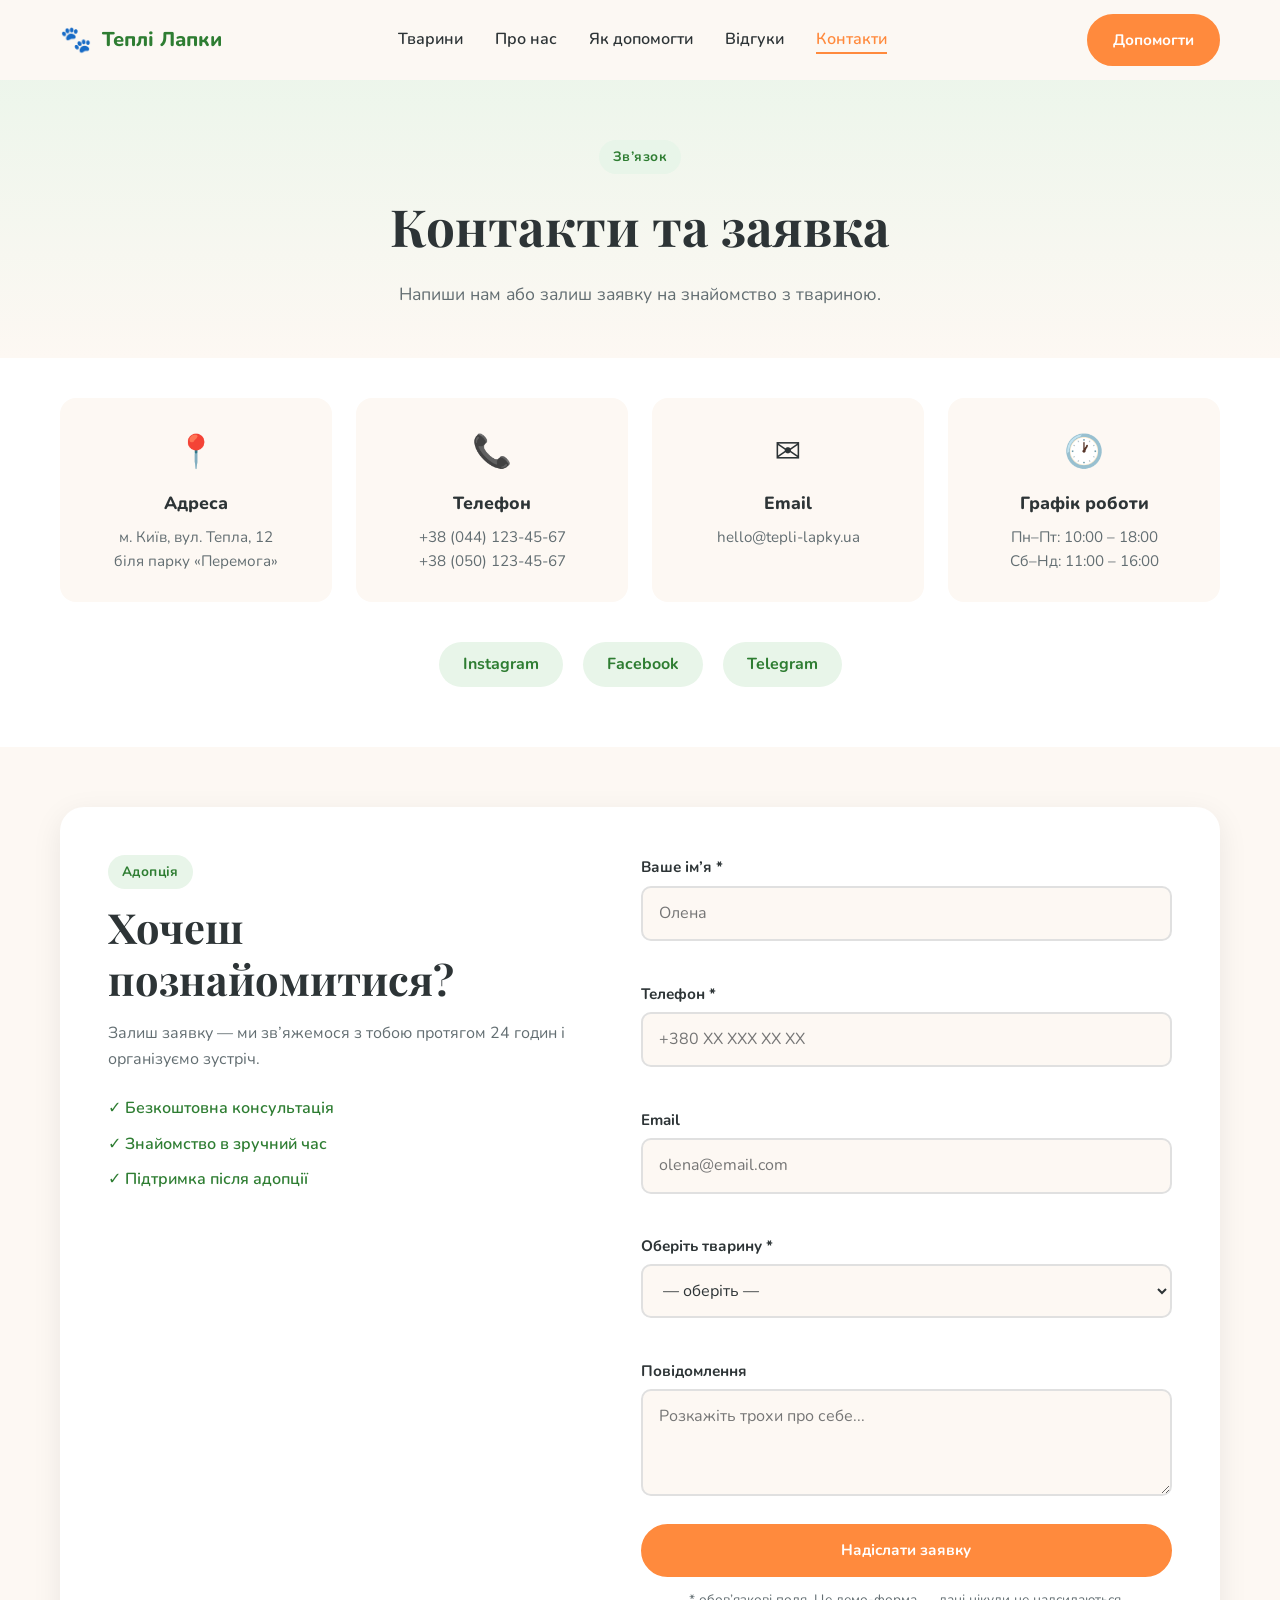
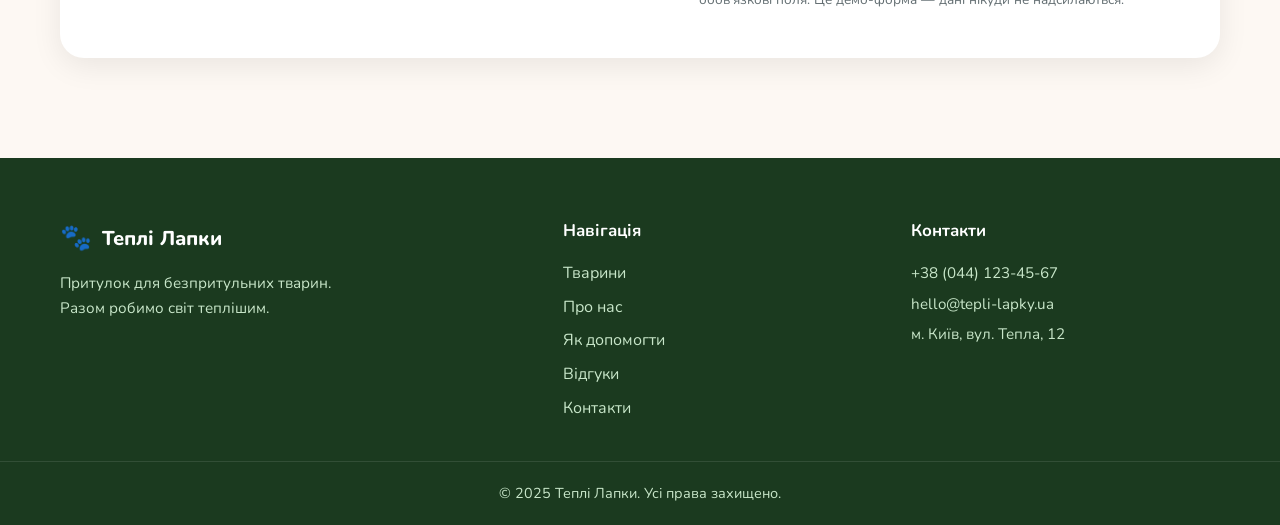
<file: contacts.html>
<!DOCTYPE html>
<html lang="uk">
<head>
    <meta charset="UTF-8">
    <meta name="viewport" content="width=device-width, initial-scale=1.0">
    <title>Контакти — Теплі Лапки</title>
    <link rel="preconnect" href="https://fonts.googleapis.com">
    <link rel="preconnect" href="https://fonts.gstatic.com" crossorigin>
    <link href="https://fonts.googleapis.com/css2?family=Nunito:wght@400;500;600;700;800&family=Playfair+Display:wght@600;700&display=swap" rel="stylesheet">
    <link rel="stylesheet" href="style.css">
</head>
<body>
<header class="header" id="header">
    <div class="container header__inner">
        <a href="index.html" class="logo"><span class="logo__icon">🐾</span><span class="logo__text">Теплі Лапки</span></a>
        <nav class="nav" id="nav">
            <ul class="nav__list">
                <li><a href="animals.html" class="nav__link">Тварини</a></li>
                <li><a href="about.html" class="nav__link">Про нас</a></li>
                <li><a href="help.html" class="nav__link">Як допомогти</a></li>
                <li><a href="reviews.html" class="nav__link">Відгуки</a></li>
                <li><a href="contacts.html" class="nav__link active">Контакти</a></li>
            </ul>
        </nav>
        <a href="help.html" class="btn btn--primary header__cta">Допомогти</a>
        <button class="burger" id="burger" aria-label="Відкрити меню" aria-expanded="false"><span></span><span></span><span></span></button>
    </div>
</header>

<main>
    <section class="page-hero">
        <div class="container">
            <span class="section-badge">Зв’язок</span>
            <h1 class="page-title">Контакти та заявка</h1>
            <p class="page-desc">Напиши нам або залиш заявку на знайомство з твариною.</p>
        </div>
    </section>

    <section class="contacts">
        <div class="container">
            <div class="contacts__grid">
                <div class="contact-card fade-up">
                    <span class="contact-card__icon">📍</span>
                    <h3>Адреса</h3>
                    <p>м. Київ, вул. Тепла, 12<br>біля парку «Перемога»</p>
                </div>
                <div class="contact-card fade-up">
                    <span class="contact-card__icon">📞</span>
                    <h3>Телефон</h3>
                    <p><a href="tel:+380441234567">+38 (044) 123-45-67</a></p>
                    <p><a href="tel:+380501234567">+38 (050) 123-45-67</a></p>
                </div>
                <div class="contact-card fade-up">
                    <span class="contact-card__icon">✉️</span>
                    <h3>Email</h3>
                    <p><a href="mailto:hello@tepli-lapky.ua">hello@tepli-lapky.ua</a></p>
                </div>
                <div class="contact-card fade-up">
                    <span class="contact-card__icon">🕐</span>
                    <h3>Графік роботи</h3>
                    <p>Пн–Пт: 10:00 – 18:00<br>Сб–Нд: 11:00 – 16:00</p>
                </div>
            </div>
            <div class="socials">
                <a href="#" class="social-link">Instagram</a>
                <a href="#" class="social-link">Facebook</a>
                <a href="#" class="social-link">Telegram</a>
            </div>
        </div>
    </section>

    <section class="adoption">
        <div class="container">
            <div class="adoption__wrapper">
                <div class="adoption__info fade-up">
                    <span class="section-badge">Адопція</span>
                    <h2 class="section-title">Хочеш познайомитися?</h2>
                    <p>Залиш заявку — ми зв’яжемося з тобою протягом 24 годин і організуємо зустріч.</p>
                    <ul class="adoption__list">
                        <li>✓ Безкоштовна консультація</li>
                        <li>✓ Знайомство в зручний час</li>
                        <li>✓ Підтримка після адопції</li>
                    </ul>
                </div>
                <form class="adoption-form" id="adoptionForm" novalidate>
                    <div class="form-group">
                        <label for="name">Ваше ім’я *</label>
                        <input type="text" id="name" name="name" required placeholder="Олена" autocomplete="name">
                        <span class="error-msg" id="nameError"></span>
                    </div>
                    <div class="form-group">
                        <label for="phone">Телефон *</label>
                        <input type="tel" id="phone" name="phone" required placeholder="+380 XX XXX XX XX" autocomplete="tel">
                        <span class="error-msg" id="phoneError"></span>
                    </div>
                    <div class="form-group">
                        <label for="email">Email</label>
                        <input type="email" id="email" name="email" placeholder="olena@email.com" autocomplete="email">
                        <span class="error-msg" id="emailError"></span>
                    </div>
                    <div class="form-group">
                        <label for="animal">Оберіть тварину *</label>
                        <select id="animal" name="animal" required>
                            <option value="">— оберіть —</option>
                        </select>
                        <span class="error-msg" id="animalError"></span>
                    </div>
                    <div class="form-group">
                        <label for="message">Повідомлення</label>
                        <textarea id="message" name="message" rows="3" placeholder="Розкажіть трохи про себе..."></textarea>
                    </div>
                    <button type="submit" class="btn btn--primary btn--full">Надіслати заявку</button>
                    <p class="form-note">* обов’язкові поля. Це демо-форма — дані нікуди не надсилаються.</p>
                </form>
            </div>
        </div>
    </section>
</main>

<footer class="footer">
    <div class="container footer__grid">
        <div class="footer__brand">
            <a href="index.html" class="logo"><span class="logo__icon">🐾</span><span class="logo__text">Теплі Лапки</span></a>
            <p>Притулок для безпритульних тварин. Разом робимо світ теплішим.</p>
        </div>
        <div class="footer__nav">
            <h4>Навігація</h4>
            <ul>
                <li><a href="animals.html">Тварини</a></li>
                <li><a href="about.html">Про нас</a></li>
                <li><a href="help.html">Як допомогти</a></li>
                <li><a href="reviews.html">Відгуки</a></li>
                <li><a href="contacts.html">Контакти</a></li>
            </ul>
        </div>
        <div class="footer__contacts">
            <h4>Контакти</h4>
            <p>+38 (044) 123-45-67</p>
            <p>hello@tepli-lapky.ua</p>
            <p>м. Київ, вул. Тепла, 12</p>
        </div>
    </div>
    <div class="footer__bottom"><div class="container"><p>© 2025 Теплі Лапки. Усі права захищено.</p></div></div>
</footer>

<div class="toast" id="toast" role="status" aria-live="polite" hidden>
    <span class="toast__icon">✅</span>
    <p class="toast__text">Заявку успішно надіслано! (демо-режим)</p>
</div>

<script src="script.js"></script>
</body>
</html>
</file>
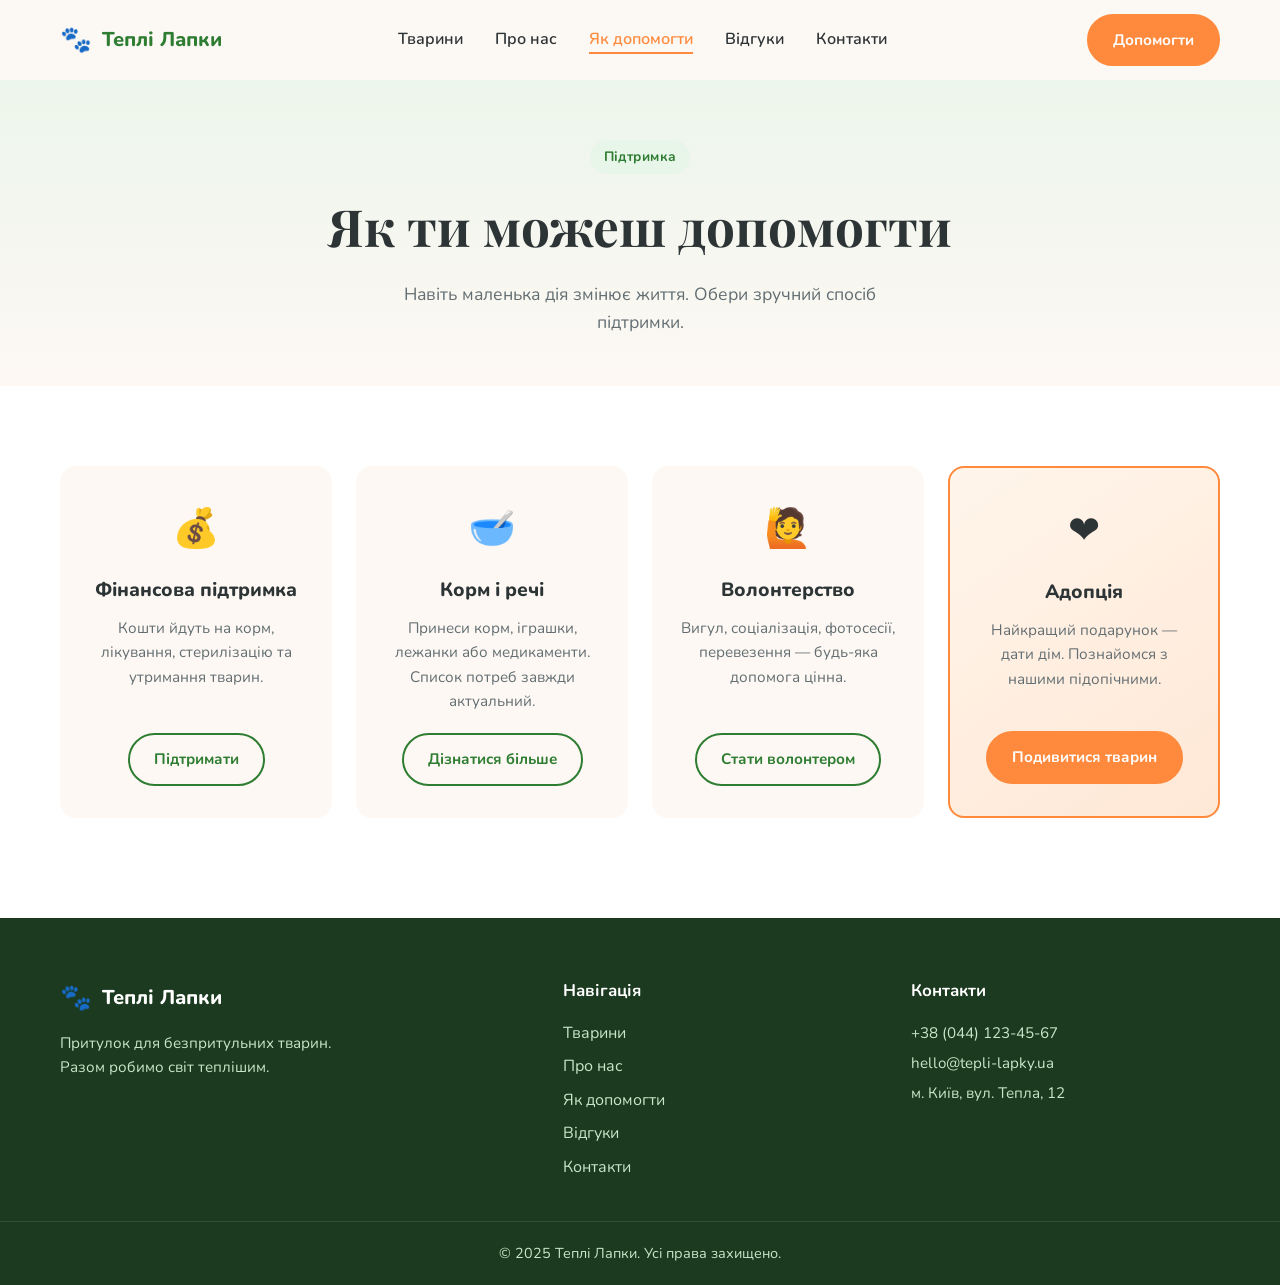
<file: help.html>
<!DOCTYPE html>
<html lang="uk">
<head>
    <meta charset="UTF-8">
    <meta name="viewport" content="width=device-width, initial-scale=1.0">
    <title>Як допомогти — Теплі Лапки</title>
    <link rel="preconnect" href="https://fonts.googleapis.com">
    <link rel="preconnect" href="https://fonts.gstatic.com" crossorigin>
    <link href="https://fonts.googleapis.com/css2?family=Nunito:wght@400;500;600;700;800&family=Playfair+Display:wght@600;700&display=swap" rel="stylesheet">
    <link rel="stylesheet" href="style.css">
</head>
<body>
<header class="header" id="header">
    <div class="container header__inner">
        <a href="index.html" class="logo"><span class="logo__icon">🐾</span><span class="logo__text">Теплі Лапки</span></a>
        <nav class="nav" id="nav">
            <ul class="nav__list">
                <li><a href="animals.html" class="nav__link">Тварини</a></li>
                <li><a href="about.html" class="nav__link">Про нас</a></li>
                <li><a href="help.html" class="nav__link active">Як допомогти</a></li>
                <li><a href="reviews.html" class="nav__link">Відгуки</a></li>
                <li><a href="contacts.html" class="nav__link">Контакти</a></li>
            </ul>
        </nav>
        <a href="help.html" class="btn btn--primary header__cta">Допомогти</a>
        <button class="burger" id="burger" aria-label="Відкрити меню" aria-expanded="false"><span></span><span></span><span></span></button>
    </div>
</header>

<main>
    <section class="page-hero">
        <div class="container">
            <span class="section-badge">Підтримка</span>
            <h1 class="page-title">Як ти можеш допомогти</h1>
            <p class="page-desc">Навіть маленька дія змінює життя. Обери зручний спосіб підтримки.</p>
        </div>
    </section>

    <section class="help">
        <div class="container">
            <div class="help__grid">
                <article class="help-card fade-up">
                    <div class="help-card__icon">💰</div>
                    <h3 class="help-card__title">Фінансова підтримка</h3>
                    <p class="help-card__text">Кошти йдуть на корм, лікування, стерилізацію та утримання тварин.</p>
                    <a href="contacts.html" class="btn btn--outline">Підтримати</a>
                </article>
                <article class="help-card fade-up">
                    <div class="help-card__icon">🥣</div>
                    <h3 class="help-card__title">Корм і речі</h3>
                    <p class="help-card__text">Принеси корм, іграшки, лежанки або медикаменти. Список потреб завжди актуальний.</p>
                    <a href="contacts.html" class="btn btn--outline">Дізнатися більше</a>
                </article>
                <article class="help-card fade-up">
                    <div class="help-card__icon">🙋</div>
                    <h3 class="help-card__title">Волонтерство</h3>
                    <p class="help-card__text">Вигул, соціалізація, фотосесії, перевезення — будь-яка допомога цінна.</p>
                    <a href="contacts.html" class="btn btn--outline">Стати волонтером</a>
                </article>
                <article class="help-card help-card--accent fade-up">
                    <div class="help-card__icon">❤️</div>
                    <h3 class="help-card__title">Адопція</h3>
                    <p class="help-card__text">Найкращий подарунок — дати дім. Познайомся з нашими підопічними.</p>
                    <a href="animals.html" class="btn btn--primary">Подивитися тварин</a>
                </article>
            </div>
        </div>
    </section>
</main>

<footer class="footer">
    <div class="container footer__grid">
        <div class="footer__brand">
            <a href="index.html" class="logo"><span class="logo__icon">🐾</span><span class="logo__text">Теплі Лапки</span></a>
            <p>Притулок для безпритульних тварин. Разом робимо світ теплішим.</p>
        </div>
        <div class="footer__nav">
            <h4>Навігація</h4>
            <ul>
                <li><a href="animals.html">Тварини</a></li>
                <li><a href="about.html">Про нас</a></li>
                <li><a href="help.html">Як допомогти</a></li>
                <li><a href="reviews.html">Відгуки</a></li>
                <li><a href="contacts.html">Контакти</a></li>
            </ul>
        </div>
        <div class="footer__contacts">
            <h4>Контакти</h4>
            <p>+38 (044) 123-45-67</p>
            <p>hello@tepli-lapky.ua</p>
            <p>м. Київ, вул. Тепла, 12</p>
        </div>
    </div>
    <div class="footer__bottom"><div class="container"><p>© 2025 Теплі Лапки. Усі права захищено.</p></div></div>
</footer>

<script src="script.js"></script>
</body>
</html>
</file>
<file: style.css>
/* ===== CSS Variables ===== */
:root {
    --cream: #fdf8f3;
    --white: #ffffff;
    --light-green: #e8f5e9;
    --green: #4caf50;
    --dark-green: #2e7d32;
    --orange: #ff8a3d;
    --orange-dark: #e6762a;
    --text: #2d3436;
    --text-light: #636e72;
    --border: #e0e0e0;
    --shadow: 0 8px 30px rgba(0, 0, 0, 0.08);
    --shadow-hover: 0 16px 40px rgba(0, 0, 0, 0.12);
    --radius: 16px;
    --radius-sm: 10px;
    --transition: 0.3s cubic-bezier(0.4, 0, 0.2, 1);
    --header-h: 80px;
}

/* ===== Reset & Base ===== */
*, *::before, *::after {
    box-sizing: border-box;
    margin: 0;
    padding: 0;
}

html {
    scroll-behavior: smooth;
    scroll-padding-top: var(--header-h);
}

body {
    font-family: 'Nunito', system-ui, sans-serif;
    font-size: 16px;
    line-height: 1.6;
    color: var(--text);
    background: var(--cream);
    overflow-x: hidden;
}

img {
    max-width: 100%;
    height: auto;
    display: block;
}

a {
    color: inherit;
    text-decoration: none;
}

ul {
    list-style: none;
}

button, input, select, textarea {
    font: inherit;
    color: inherit;
}

.container {
    width: 100%;
    max-width: 1200px;
    margin: 0 auto;
    padding: 0 20px;
}

/* ===== Typography ===== */
.section-badge {
    display: inline-block;
    background: var(--light-green);
    color: var(--dark-green);
    font-size: 0.85rem;
    font-weight: 700;
    padding: 6px 14px;
    border-radius: 50px;
    margin-bottom: 12px;
    letter-spacing: 0.03em;
}

.section-title {
    font-family: 'Playfair Display', serif;
    font-size: clamp(1.9rem, 4vw, 2.6rem);
    font-weight: 700;
    line-height: 1.25;
    margin-bottom: 12px;
    color: var(--text);
}

.section-desc {
    color: var(--text-light);
    max-width: 540px;
    margin: 0 auto 40px;
    font-size: 1.05rem;
}

.section-header {
    text-align: center;
    margin-bottom: 48px;
}

/* ===== Buttons ===== */
.btn {
    display: inline-flex;
    align-items: center;
    justify-content: center;
    gap: 8px;
    padding: 12px 24px;
    border-radius: 50px;
    font-weight: 700;
    font-size: 0.95rem;
    border: 2px solid transparent;
    cursor: pointer;
    transition: all var(--transition);
    text-align: center;
}

.btn--primary {
    background: var(--orange);
    color: var(--white);
    border-color: var(--orange);
}

.btn--primary:hover,
.btn--primary:focus-visible {
    background: var(--orange-dark);
    border-color: var(--orange-dark);
    transform: translateY(-2px);
    box-shadow: 0 8px 20px rgba(255, 138, 61, 0.35);
}

.btn--outline {
    background: transparent;
    color: var(--dark-green);
    border-color: var(--dark-green);
}

.btn--outline:hover,
.btn--outline:focus-visible {
    background: var(--dark-green);
    color: var(--white);
    transform: translateY(-2px);
}

.btn--lg {
    padding: 14px 32px;
    font-size: 1.05rem;
}

.btn--full {
    width: 100%;
}

/* ===== Header ===== */
.header {
    position: fixed;
    top: 0;
    left: 0;
    right: 0;
    height: var(--header-h);
    background: rgba(253, 248, 243, 0.92);
    backdrop-filter: blur(12px);
    z-index: 1000;
    transition: box-shadow var(--transition);
}

.header.scrolled {
    box-shadow: 0 2px 20px rgba(0, 0, 0, 0.06);
}

.header__inner {
    display: flex;
    align-items: center;
    justify-content: space-between;
    height: 100%;
}

.logo {
    display: flex;
    align-items: center;
    gap: 10px;
    font-weight: 800;
    font-size: 1.25rem;
    color: var(--dark-green);
}

.logo__icon {
    font-size: 1.6rem;
}

.nav__list {
    display: flex;
    gap: 32px;
}

.nav__link {
    font-weight: 600;
    color: var(--text);
    position: relative;
    transition: color var(--transition);
}

.nav__link::after {
    content: '';
    position: absolute;
    left: 0;
    bottom: -4px;
    width: 0;
    height: 2px;
    background: var(--orange);
    transition: width var(--transition);
}

.nav__link:hover,
.nav__link:focus-visible {
    color: var(--orange);
}

.nav__link:hover::after,
.nav__link:focus-visible::after {
    width: 100%;
}

.header__cta {
    margin-left: 24px;
}

.burger {
    display: none;
    flex-direction: column;
    gap: 6px;
    background: none;
    border: none;
    cursor: pointer;
    padding: 8px;
    z-index: 1001;
}

.burger span {
    display: block;
    width: 26px;
    height: 3px;
    background: var(--dark-green);
    border-radius: 2px;
    transition: all var(--transition);
}

.burger.active span:nth-child(1) {
    transform: translateY(9px) rotate(45deg);
}

.burger.active span:nth-child(2) {
    opacity: 0;
}

.burger.active span:nth-child(3) {
    transform: translateY(-9px) rotate(-45deg);
}

/* ===== Hero ===== */
.hero {
    padding: calc(var(--header-h) + 40px) 0 80px;
    overflow: hidden;
}

.hero__grid {
    display: grid;
    grid-template-columns: 1fr 1fr;
    gap: 60px;
    align-items: center;
}

.hero__badge {
    display: inline-block;
    background: var(--light-green);
    color: var(--dark-green);
    font-size: 0.85rem;
    font-weight: 700;
    padding: 6px 14px;
    border-radius: 50px;
    margin-bottom: 20px;
}

.hero__title {
    font-family: 'Playfair Display', serif;
    font-size: clamp(2.4rem, 5vw, 3.6rem);
    font-weight: 700;
    line-height: 1.15;
    margin-bottom: 20px;
    color: var(--text);
}

.hero__text {
    color: var(--text-light);
    font-size: 1.1rem;
    margin-bottom: 32px;
    max-width: 480px;
}

.hero__actions {
    display: flex;
    flex-wrap: wrap;
    gap: 16px;
}

.hero__image-wrap {
    position: relative;
}

.hero__image {
    width: 100%;
    height: 560px;
    object-fit: cover;
    border-radius: 24px;
    box-shadow: var(--shadow-hover);
}

.hero__floating-card {
    position: absolute;
    bottom: 30px;
    left: -20px;
    background: var(--white);
    padding: 18px 24px;
    border-radius: var(--radius);
    box-shadow: var(--shadow);
    text-align: center;
    animation: float 4s ease-in-out infinite;
}

.hero__floating-number {
    display: block;
    font-size: 1.8rem;
    font-weight: 800;
    color: var(--orange);
}

.hero__floating-label {
    font-size: 0.9rem;
    color: var(--text-light);
}

@keyframes float {
    0%, 100% { transform: translateY(0); }
    50% { transform: translateY(-12px); }
}

/* ===== Stats ===== */
.stats {
    padding: 0 0 80px;
}

.stats__grid {
    display: grid;
    grid-template-columns: repeat(4, 1fr);
    gap: 24px;
    background: var(--white);
    border-radius: 24px;
    padding: 40px 20px;
    box-shadow: var(--shadow);
}

.stat-card {
    text-align: center;
}

.stat-card__number {
    display: block;
    font-size: 2.6rem;
    font-weight: 800;
    color: var(--dark-green);
    line-height: 1.1;
}

.stat-card__label {
    font-size: 0.95rem;
    color: var(--text-light);
    margin-top: 6px;
}

/* ===== Animals ===== */
.animals {
    padding: 80px 0;
    background: var(--white);
}

.filters {
    display: flex;
    flex-wrap: wrap;
    gap: 20px;
    justify-content: space-between;
    align-items: center;
    margin-bottom: 40px;
}

.search-box {
    position: relative;
    flex: 1;
    max-width: 360px;
}

.search-input {
    width: 100%;
    padding: 14px 20px 14px 48px;
    border: 2px solid var(--border);
    border-radius: 50px;
    background: var(--cream);
    transition: border-color var(--transition);
}

.search-input:focus {
    outline: none;
    border-color: var(--green);
}

.search-icon {
    position: absolute;
    left: 18px;
    top: 50%;
    transform: translateY(-50%);
    pointer-events: none;
}

.filter-buttons {
    display: flex;
    gap: 10px;
    flex-wrap: wrap;
}

.filter-btn {
    padding: 10px 22px;
    border-radius: 50px;
    border: 2px solid var(--border);
    background: var(--white);
    font-weight: 600;
    cursor: pointer;
    transition: all var(--transition);
}

.filter-btn:hover,
.filter-btn:focus-visible {
    border-color: var(--green);
    color: var(--dark-green);
}

.filter-btn.active {
    background: var(--dark-green);
    border-color: var(--dark-green);
    color: var(--white);
}

.animals__grid {
    display: grid;
    grid-template-columns: repeat(auto-fill, minmax(280px, 1fr));
    gap: 28px;
}

.animal-card {
    background: var(--cream);
    border-radius: var(--radius);
    overflow: hidden;
    box-shadow: var(--shadow);
    transition: transform var(--transition), box-shadow var(--transition);
    opacity: 0;
    transform: translateY(30px);
}

.animal-card.visible {
    opacity: 1;
    transform: translateY(0);
}

.animal-card:hover {
    transform: translateY(-8px);
    box-shadow: var(--shadow-hover);
}

.animal-card__img-wrap {
    position: relative;
    height: 240px;
    overflow: hidden;
}

.animal-card__img {
    width: 100%;
    height: 100%;
    object-fit: cover;
    transition: transform 0.5s ease;
}

.animal-card:hover .animal-card__img {
    transform: scale(1.06);
}

.animal-card__badge {
    position: absolute;
    top: 14px;
    left: 14px;
    background: var(--white);
    color: var(--dark-green);
    font-size: 0.8rem;
    font-weight: 700;
    padding: 5px 12px;
    border-radius: 50px;
}

.animal-card__body {
    padding: 20px;
}

.animal-card__name {
    font-size: 1.3rem;
    font-weight: 800;
    margin-bottom: 6px;
}

.animal-card__meta {
    color: var(--text-light);
    font-size: 0.9rem;
    margin-bottom: 12px;
}

.animal-card__character {
    font-size: 0.95rem;
    color: var(--text);
    margin-bottom: 18px;
    display: -webkit-box;
    -webkit-line-clamp: 2;
    -webkit-box-orient: vertical;
    overflow: hidden;
}

.no-results {
    text-align: center;
    padding: 60px 20px;
    color: var(--text-light);
    font-size: 1.15rem;
}

/* ===== About ===== */
.about {
    padding: 100px 0;
    background: var(--cream);
}

.about__grid {
    display: grid;
    grid-template-columns: 1fr 1fr;
    gap: 60px;
    align-items: center;
}

.about__images {
    position: relative;
}

.about__img--main {
    width: 100%;
    height: 520px;
    object-fit: cover;
    border-radius: 24px;
    box-shadow: var(--shadow);
}

.about__img--secondary {
    position: absolute;
    bottom: -30px;
    right: -20px;
    width: 220px;
    height: 260px;
    object-fit: cover;
    border-radius: 20px;
    border: 6px solid var(--cream);
    box-shadow: var(--shadow);
}

.about__text {
    color: var(--text-light);
    margin-bottom: 16px;
}

.about__features {
    margin-top: 32px;
    display: flex;
    flex-direction: column;
    gap: 20px;
}

.about__features li {
    display: flex;
    gap: 16px;
    align-items: flex-start;
}

.feature-icon {
    font-size: 1.6rem;
    flex-shrink: 0;
}

.about__features strong {
    display: block;
    margin-bottom: 2px;
}

.about__features p {
    font-size: 0.9rem;
    color: var(--text-light);
}

/* ===== Help ===== */
.help {
    padding: 100px 0;
    background: var(--white);
}

.help__grid {
    display: grid;
    grid-template-columns: repeat(4, 1fr);
    gap: 24px;
}

.help-card {
    background: var(--cream);
    border-radius: var(--radius);
    padding: 32px 24px;
    text-align: center;
    transition: transform var(--transition), box-shadow var(--transition);
    display: flex;
    flex-direction: column;
    align-items: center;
}

.help-card:hover {
    transform: translateY(-6px);
    box-shadow: var(--shadow);
}

.help-card--accent {
    background: linear-gradient(145deg, #fff5eb, #ffe8d6);
    border: 2px solid var(--orange);
}

.help-card__icon {
    font-size: 2.4rem;
    margin-bottom: 16px;
}

.help-card__title {
    font-size: 1.2rem;
    font-weight: 800;
    margin-bottom: 10px;
}

.help-card__text {
    color: var(--text-light);
    font-size: 0.95rem;
    margin-bottom: 20px;
    flex-grow: 1;
}

/* ===== Reviews ===== */
.reviews {
    padding: 100px 0;
    background: var(--light-green);
}

.reviews__grid {
    display: grid;
    grid-template-columns: repeat(3, 1fr);
    gap: 28px;
}

.review-card {
    background: var(--white);
    border-radius: var(--radius);
    padding: 28px;
    box-shadow: var(--shadow);
    transition: transform var(--transition);
}

.review-card:hover {
    transform: translateY(-4px);
}

.review-card__header {
    display: flex;
    align-items: center;
    gap: 14px;
    margin-bottom: 16px;
}

.review-card__avatar {
    width: 56px;
    height: 56px;
    border-radius: 50%;
    object-fit: cover;
}

.review-card__name {
    font-weight: 800;
    font-size: 1.05rem;
}

.review-card__pet {
    font-size: 0.85rem;
    color: var(--text-light);
}

.review-card__text {
    color: var(--text);
    font-size: 0.98rem;
    margin-bottom: 16px;
    line-height: 1.55;
}

.review-card__stars {
    color: var(--orange);
    font-size: 1.1rem;
    letter-spacing: 2px;
}

/* ===== Adoption Form ===== */
.adoption {
    padding: 100px 0;
    background: var(--cream);
}

.adoption__wrapper {
    display: grid;
    grid-template-columns: 1fr 1.1fr;
    gap: 50px;
    background: var(--white);
    border-radius: 24px;
    padding: 48px;
    box-shadow: var(--shadow);
}

.adoption__info .section-title {
    margin-bottom: 16px;
}

.adoption__info p {
    color: var(--text-light);
    margin-bottom: 24px;
}

.adoption__list {
    display: flex;
    flex-direction: column;
    gap: 10px;
    color: var(--dark-green);
    font-weight: 600;
}

.form-group {
    margin-bottom: 20px;
}

.form-group label {
    display: block;
    font-weight: 700;
    margin-bottom: 6px;
    font-size: 0.95rem;
}

.form-group input,
.form-group select,
.form-group textarea {
    width: 100%;
    padding: 13px 16px;
    border: 2px solid var(--border);
    border-radius: var(--radius-sm);
    background: var(--cream);
    transition: border-color var(--transition);
}

.form-group input:focus,
.form-group select:focus,
.form-group textarea:focus {
    outline: none;
    border-color: var(--green);
}

.form-group input.error,
.form-group select.error {
    border-color: #e53935;
}

.error-msg {
    display: block;
    color: #e53935;
    font-size: 0.85rem;
    margin-top: 4px;
    min-height: 1.2em;
}

.form-note {
    font-size: 0.85rem;
    color: var(--text-light);
    margin-top: 12px;
    text-align: center;
}

/* ===== Contacts ===== */
.contacts {
    padding: 100px 0 60px;
    background: var(--white);
}

.contacts__grid {
    display: grid;
    grid-template-columns: repeat(4, 1fr);
    gap: 24px;
    margin-bottom: 40px;
}

.contact-card {
    background: var(--cream);
    border-radius: var(--radius);
    padding: 28px 20px;
    text-align: center;
    transition: transform var(--transition);
}

.contact-card:hover {
    transform: translateY(-4px);
}

.contact-card__icon {
    font-size: 2rem;
    display: block;
    margin-bottom: 12px;
}

.contact-card h3 {
    font-size: 1.1rem;
    font-weight: 800;
    margin-bottom: 8px;
}

.contact-card p {
    color: var(--text-light);
    font-size: 0.95rem;
}

.contact-card a:hover {
    color: var(--orange);
}

.socials {
    display: flex;
    justify-content: center;
    gap: 20px;
    flex-wrap: wrap;
}

.social-link {
    padding: 10px 24px;
    border-radius: 50px;
    background: var(--light-green);
    color: var(--dark-green);
    font-weight: 700;
    transition: all var(--transition);
}

.social-link:hover {
    background: var(--dark-green);
    color: var(--white);
}

/* ===== Footer ===== */
.footer {
    background: #1b3a1f;
    color: #c8e6c9;
    padding-top: 60px;
}

.footer__grid {
    display: grid;
    grid-template-columns: 1.5fr 1fr 1fr;
    gap: 40px;
    padding-bottom: 40px;
}

.footer .logo {
    color: var(--white);
    margin-bottom: 12px;
}

.footer__brand p {
    font-size: 0.95rem;
    max-width: 280px;
}

.footer h4 {
    color: var(--white);
    font-size: 1.05rem;
    margin-bottom: 16px;
}

.footer__nav ul {
    display: flex;
    flex-direction: column;
    gap: 8px;
}

.footer__nav a:hover {
    color: var(--orange);
}

.footer__contacts p {
    margin-bottom: 6px;
    font-size: 0.95rem;
}

.footer__bottom {
    border-top: 1px solid rgba(255, 255, 255, 0.1);
    padding: 20px 0;
    text-align: center;
    font-size: 0.9rem;
}

/* ===== Modal ===== */
.modal {
    position: fixed;
    inset: 0;
    z-index: 2000;
    display: flex;
    align-items: center;
    justify-content: center;
    padding: 20px;
}

.modal[hidden] {
    display: none;
}

.modal__overlay {
    position: absolute;
    inset: 0;
    background: rgba(0, 0, 0, 0.55);
    backdrop-filter: blur(4px);
}

.modal__content {
    position: relative;
    background: var(--white);
    border-radius: 24px;
    max-width: 720px;
    width: 100%;
    max-height: 90vh;
    overflow-y: auto;
    box-shadow: 0 25px 60px rgba(0, 0, 0, 0.25);
    animation: modalIn 0.35s ease;
}

@keyframes modalIn {
    from {
        opacity: 0;
        transform: scale(0.92) translateY(20px);
    }
    to {
        opacity: 1;
        transform: scale(1) translateY(0);
    }
}

.modal__close {
    position: absolute;
    top: 16px;
    right: 16px;
    width: 40px;
    height: 40px;
    border: none;
    background: var(--cream);
    border-radius: 50%;
    font-size: 1.5rem;
    cursor: pointer;
    z-index: 2;
    transition: background var(--transition);
}

.modal__close:hover {
    background: #f0e6dc;
}

.modal__body {
    display: grid;
    grid-template-columns: 1fr 1fr;
}

.modal__img {
    width: 100%;
    height: 100%;
    min-height: 360px;
    object-fit: cover;
    border-radius: 24px 0 0 24px;
}

.modal__info {
    padding: 36px 32px;
}

.modal__name {
    font-family: 'Playfair Display', serif;
    font-size: 1.9rem;
    margin-bottom: 8px;
}

.modal__meta {
    color: var(--text-light);
    margin-bottom: 16px;
}

.modal__desc {
    margin-bottom: 24px;
    line-height: 1.6;
}

.modal__tags {
    display: flex;
    flex-wrap: wrap;
    gap: 8px;
    margin-bottom: 28px;
}

.modal__tag {
    background: var(--light-green);
    color: var(--dark-green);
    font-size: 0.85rem;
    font-weight: 600;
    padding: 5px 12px;
    border-radius: 50px;
}

/* ===== Toast ===== */
.toast {
    position: fixed;
    bottom: 30px;
    left: 50%;
    transform: translateX(-50%) translateY(100px);
    background: var(--dark-green);
    color: var(--white);
    padding: 16px 28px;
    border-radius: 50px;
    display: flex;
    align-items: center;
    gap: 12px;
    box-shadow: 0 10px 30px rgba(0, 0, 0, 0.2);
    z-index: 3000;
    opacity: 0;
    transition: all 0.4s ease;
}

.toast.show {
    transform: translateX(-50%) translateY(0);
    opacity: 1;
}

.toast[hidden] {
    display: none;
}

/* ===== Animations on scroll ===== */
.fade-up {
    opacity: 0;
    transform: translateY(40px);
    transition: opacity 0.6s ease, transform 0.6s ease;
}

.fade-up.visible {
    opacity: 1;
    transform: translateY(0);
}

/* ===== Responsive ===== */
@media (max-width: 1024px) {
    .hero__grid,
    .about__grid,
    .adoption__wrapper {
        grid-template-columns: 1fr;
        gap: 40px;
    }

    .hero__image {
        height: 420px;
    }

    .about__img--secondary {
        display: none;
    }

    .help__grid {
        grid-template-columns: repeat(2, 1fr);
    }

    .reviews__grid {
        grid-template-columns: 1fr 1fr;
    }

    .contacts__grid {
        grid-template-columns: repeat(2, 1fr);
    }

    .modal__body {
        grid-template-columns: 1fr;
    }

    .modal__img {
        border-radius: 24px 24px 0 0;
        min-height: 280px;
    }

    .footer__grid {
        grid-template-columns: 1fr 1fr;
    }
}

@media (max-width: 768px) {
    :root {
        --header-h: 70px;
    }

    .nav {
        position: fixed;
        top: 0;
        right: -100%;
        width: 280px;
        height: 100vh;
        background: var(--white);
        padding: 100px 30px 40px;
        box-shadow: -10px 0 30px rgba(0, 0, 0, 0.1);
        transition: right 0.35s ease;
        z-index: 999;
    }

    .nav.open {
        right: 0;
    }

    .nav__list {
        flex-direction: column;
        gap: 24px;
    }

    .header__cta {
        display: none;
    }

    .burger {
        display: flex;
    }

    .stats__grid {
        grid-template-columns: repeat(2, 1fr);
        gap: 28px;
    }

    .filters {
        flex-direction: column;
        align-items: stretch;
    }

    .search-box {
        max-width: none;
    }

    .help__grid {
        grid-template-columns: 1fr;
    }

    .reviews__grid {
        grid-template-columns: 1fr;
    }

    .contacts__grid {
        grid-template-columns: 1fr;
    }

    .adoption__wrapper {
        padding: 28px 20px;
    }

    .footer__grid {
        grid-template-columns: 1fr;
        gap: 32px;
    }

    .hero__floating-card {
        left: 10px;
        bottom: 20px;
    }
}

@media (max-width: 480px) {
    .hero__actions {
        flex-direction: column;
    }

    .btn--lg {
        width: 100%;
    }

    .stat-card__number {
        font-size: 2.1rem;
    }
}
/* ===== CSS Variables ===== */
:root {
    --cream: #fdf8f3;
    --white: #ffffff;
    --light-green: #e8f5e9;
    --green: #4caf50;
    --dark-green: #2e7d32;
    --orange: #ff8a3d;
    --orange-dark: #e6762a;
    --text: #2d3436;
    --text-light: #636e72;
    --border: #e0e0e0;
    --shadow: 0 8px 30px rgba(0, 0, 0, 0.08);
    --shadow-hover: 0 16px 40px rgba(0, 0, 0, 0.12);
    --radius: 16px;
    --radius-sm: 10px;
    --transition: 0.3s cubic-bezier(0.4, 0, 0.2, 1);
    --header-h: 80px;
}

*, *::before, *::after { box-sizing: border-box; margin: 0; padding: 0; }
html { scroll-behavior: smooth; }
body {
    font-family: 'Nunito', system-ui, sans-serif;
    font-size: 16px;
    line-height: 1.6;
    color: var(--text);
    background: var(--cream);
    overflow-x: hidden;
}
img { max-width: 100%; height: auto; display: block; }
a { color: inherit; text-decoration: none; }
ul { list-style: none; }
button, input, select, textarea { font: inherit; color: inherit; }
.container { width: 100%; max-width: 1200px; margin: 0 auto; padding: 0 20px; }
.text-center { text-align: center; }

/* Typography */
.section-badge, .hero__badge {
    display: inline-block;
    background: var(--light-green);
    color: var(--dark-green);
    font-size: 0.85rem;
    font-weight: 700;
    padding: 6px 14px;
    border-radius: 50px;
    margin-bottom: 12px;
}
.section-title {
    font-family: 'Playfair Display', serif;
    font-size: clamp(1.9rem, 4vw, 2.6rem);
    font-weight: 700;
    line-height: 1.25;
    margin-bottom: 12px;
}
.section-desc { color: var(--text-light); max-width: 540px; margin: 0 auto 40px; font-size: 1.05rem; }
.section-header { text-align: center; margin-bottom: 48px; }

/* Page Hero (для внутрішніх сторінок) */
.page-hero {
    padding: calc(var(--header-h) + 60px) 0 50px;
    text-align: center;
    background: linear-gradient(180deg, var(--light-green) 0%, var(--cream) 100%);
}
.page-title {
    font-family: 'Playfair Display', serif;
    font-size: clamp(2.2rem, 5vw, 3.2rem);
    font-weight: 700;
    margin-bottom: 12px;
}
.page-desc {
    color: var(--text-light);
    max-width: 560px;
    margin: 0 auto;
    font-size: 1.1rem;
}

/* Buttons */
.btn {
    display: inline-flex;
    align-items: center;
    justify-content: center;
    gap: 8px;
    padding: 12px 24px;
    border-radius: 50px;
    font-weight: 700;
    font-size: 0.95rem;
    border: 2px solid transparent;
    cursor: pointer;
    transition: all var(--transition);
}
.btn--primary { background: var(--orange); color: var(--white); border-color: var(--orange); }
.btn--primary:hover, .btn--primary:focus-visible {
    background: var(--orange-dark);
    border-color: var(--orange-dark);
    transform: translateY(-2px);
    box-shadow: 0 8px 20px rgba(255, 138, 61, 0.35);
}
.btn--outline { background: transparent; color: var(--dark-green); border-color: var(--dark-green); }
.btn--outline:hover, .btn--outline:focus-visible {
    background: var(--dark-green); color: var(--white); transform: translateY(-2px);
}
.btn--lg { padding: 14px 32px; font-size: 1.05rem; }
.btn--full { width: 100%; }

/* Header */
.header {
    position: fixed; top: 0; left: 0; right: 0;
    height: var(--header-h);
    background: rgba(253, 248, 243, 0.92);
    backdrop-filter: blur(12px);
    z-index: 1000;
    transition: box-shadow var(--transition);
}
.header.scrolled { box-shadow: 0 2px 20px rgba(0, 0, 0, 0.06); }
.header__inner { display: flex; align-items: center; justify-content: space-between; height: 100%; }
.logo { display: flex; align-items: center; gap: 10px; font-weight: 800; font-size: 1.25rem; color: var(--dark-green); }
.logo__icon { font-size: 1.6rem; }
.nav__list { display: flex; gap: 32px; }
.nav__link {
    font-weight: 600; color: var(--text); position: relative; transition: color var(--transition);
}
.nav__link::after {
    content: ''; position: absolute; left: 0; bottom: -4px;
    width: 0; height: 2px; background: var(--orange); transition: width var(--transition);
}
.nav__link:hover, .nav__link:focus-visible, .nav__link.active { color: var(--orange); }
.nav__link:hover::after, .nav__link:focus-visible::after, .nav__link.active::after { width: 100%; }
.header__cta { margin-left: 24px; }
.burger {
    display: none; flex-direction: column; gap: 6px;
    background: none; border: none; cursor: pointer; padding: 8px; z-index: 1001;
}
.burger span { display: block; width: 26px; height: 3px; background: var(--dark-green); border-radius: 2px; transition: all var(--transition); }
.burger.active span:nth-child(1) { transform: translateY(9px) rotate(45deg); }
.burger.active span:nth-child(2) { opacity: 0; }
.burger.active span:nth-child(3) { transform: translateY(-9px) rotate(-45deg); }

/* Hero */
.hero { padding: calc(var(--header-h) + 40px) 0 80px; overflow: hidden; }
.hero__grid { display: grid; grid-template-columns: 1fr 1fr; gap: 60px; align-items: center; }
.hero__title {
    font-family: 'Playfair Display', serif;
    font-size: clamp(2.4rem, 5vw, 3.6rem);
    font-weight: 700; line-height: 1.15; margin-bottom: 20px;
}
.hero__text { color: var(--text-light); font-size: 1.1rem; margin-bottom: 32px; max-width: 480px; }
.hero__actions { display: flex; flex-wrap: wrap; gap: 16px; }
.hero__image-wrap { position: relative; }
.hero__image {
    width: 100%; height: 560px; object-fit: cover;
    border-radius: 24px; box-shadow: var(--shadow-hover);
}
.hero__floating-card {
    position: absolute; bottom: 30px; left: -20px;
    background: var(--white); padding: 18px 24px;
    border-radius: var(--radius); box-shadow: var(--shadow);
    text-align: center; animation: float 4s ease-in-out infinite;
}
.hero__floating-number { display: block; font-size: 1.8rem; font-weight: 800; color: var(--orange); }
.hero__floating-label { font-size: 0.9rem; color: var(--text-light); }
@keyframes float { 0%, 100% { transform: translateY(0); } 50% { transform: translateY(-12px); } }

/* Stats */
.stats { padding: 0 0 80px; }
.stats__grid {
    display: grid; grid-template-columns: repeat(4, 1fr); gap: 24px;
    background: var(--white); border-radius: 24px; padding: 40px 20px; box-shadow: var(--shadow);
}
.stat-card { text-align: center; }
.stat-card__number { display: block; font-size: 2.6rem; font-weight: 800; color: var(--dark-green); line-height: 1.1; }
.stat-card__label { font-size: 0.95rem; color: var(--text-light); margin-top: 6px; }

/* Animals */
.animals { padding: 80px 0; background: var(--white); }
.animals.preview { background: var(--cream); }
.filters {
    display: flex; flex-wrap: wrap; gap: 20px;
    justify-content: space-between; align-items: center; margin-bottom: 40px;
}
.search-box { position: relative; flex: 1; max-width: 360px; }
.search-input {
    width: 100%; padding: 14px 20px 14px 48px;
    border: 2px solid var(--border); border-radius: 50px; background: var(--cream);
    transition: border-color var(--transition);
}
.search-input:focus { outline: none; border-color: var(--green); }
.search-icon { position: absolute; left: 18px; top: 50%; transform: translateY(-50%); pointer-events: none; }
.filter-buttons { display: flex; gap: 10px; flex-wrap: wrap; }
.filter-btn {
    padding: 10px 22px; border-radius: 50px; border: 2px solid var(--border);
    background: var(--white); font-weight: 600; cursor: pointer; transition: all var(--transition);
}
.filter-btn:hover, .filter-btn:focus-visible { border-color: var(--green); color: var(--dark-green); }
.filter-btn.active { background: var(--dark-green); border-color: var(--dark-green); color: var(--white); }
.animals__grid {
    display: grid; grid-template-columns: repeat(auto-fill, minmax(280px, 1fr)); gap: 28px;
}
.animal-card {
    background: var(--cream); border-radius: var(--radius); overflow: hidden;
    box-shadow: var(--shadow); transition: transform var(--transition), box-shadow var(--transition);
    opacity: 0; transform: translateY(30px);
}
.animal-card.visible { opacity: 1; transform: translateY(0); }
.animal-card:hover { transform: translateY(-8px); box-shadow: var(--shadow-hover); }
.animal-card__img-wrap { position: relative; height: 240px; overflow: hidden; }
.animal-card__img { width: 100%; height: 100%; object-fit: cover; transition: transform 0.5s ease; }
.animal-card:hover .animal-card__img { transform: scale(1.06); }
.animal-card__badge {
    position: absolute; top: 14px; left: 14px;
    background: var(--white); color: var(--dark-green);
    font-size: 0.8rem; font-weight: 700; padding: 5px 12px; border-radius: 50px;
}
.animal-card__body { padding: 20px; }
.animal-card__name { font-size: 1.3rem; font-weight: 800; margin-bottom: 6px; }
.animal-card__meta { color: var(--text-light); font-size: 0.9rem; margin-bottom: 12px; }
.animal-card__character {
    font-size: 0.95rem; color: var(--text); margin-bottom: 18px;
    display: -webkit-box; -webkit-line-clamp: 2; -webkit-box-orient: vertical; overflow: hidden;
}
.no-results { text-align: center; padding: 60px 20px; color: var(--text-light); font-size: 1.15rem; }

/* About */
.about, .about-preview { padding: 100px 0; background: var(--cream); }
.about__grid { display: grid; grid-template-columns: 1fr 1fr; gap: 60px; align-items: center; }
.about__images { position: relative; }
.about__img--main {
    width: 100%; height: 520px; object-fit: cover;
    border-radius: 24px; box-shadow: var(--shadow);
}
.about__img--secondary {
    position: absolute; bottom: -30px; right: -20px;
    width: 220px; height: 260px; object-fit: cover;
    border-radius: 20px; border: 6px solid var(--cream); box-shadow: var(--shadow);
}
.about__text { color: var(--text-light); margin-bottom: 16px; }
.about__features { margin-top: 32px; display: flex; flex-direction: column; gap: 20px; }
.about__features li { display: flex; gap: 16px; align-items: flex-start; }
.feature-icon { font-size: 1.6rem; flex-shrink: 0; }
.about__features strong { display: block; margin-bottom: 2px; }
.about__features p { font-size: 0.9rem; color: var(--text-light); }

/* Help */
.help { padding: 80px 0 100px; background: var(--white); }
.help__grid { display: grid; grid-template-columns: repeat(4, 1fr); gap: 24px; }
.help-card {
    background: var(--cream); border-radius: var(--radius); padding: 32px 24px;
    text-align: center; transition: transform var(--transition), box-shadow var(--transition);
    display: flex; flex-direction: column; align-items: center;
}
.help-card:hover { transform: translateY(-6px); box-shadow: var(--shadow); }
.help-card--accent { background: linear-gradient(145deg, #fff5eb, #ffe8d6); border: 2px solid var(--orange); }
.help-card__icon { font-size: 2.4rem; margin-bottom: 16px; }
.help-card__title { font-size: 1.2rem; font-weight: 800; margin-bottom: 10px; }
.help-card__text { color: var(--text-light); font-size: 0.95rem; margin-bottom: 20px; flex-grow: 1; }

/* Reviews */
.reviews { padding: 80px 0 100px; background: var(--light-green); }
.reviews__grid { display: grid; grid-template-columns: repeat(3, 1fr); gap: 28px; }
.review-card {
    background: var(--white); border-radius: var(--radius); padding: 28px;
    box-shadow: var(--shadow); transition: transform var(--transition);
}
.review-card:hover { transform: translateY(-4px); }
.review-card__header { display: flex; align-items: center; gap: 14px; margin-bottom: 16px; }
.review-card__avatar { width: 56px; height: 56px; border-radius: 50%; object-fit: cover; }
.review-card__name { font-weight: 800; font-size: 1.05rem; }
.review-card__pet { font-size: 0.85rem; color: var(--text-light); }
.review-card__text { color: var(--text); font-size: 0.98rem; margin-bottom: 16px; line-height: 1.55; }
.review-card__stars { color: var(--orange); font-size: 1.1rem; letter-spacing: 2px; }

/* Adoption + Contacts */
.adoption { padding: 60px 0 100px; background: var(--cream); }
.adoption__wrapper {
    display: grid; grid-template-columns: 1fr 1.1fr; gap: 50px;
    background: var(--white); border-radius: 24px; padding: 48px; box-shadow: var(--shadow);
}
.adoption__info .section-title { margin-bottom: 16px; }
.adoption__info p { color: var(--text-light); margin-bottom: 24px; }
.adoption__list { display: flex; flex-direction: column; gap: 10px; color: var(--dark-green); font-weight: 600; }
.form-group { margin-bottom: 20px; }
.form-group label { display: block; font-weight: 700; margin-bottom: 6px; font-size: 0.95rem; }
.form-group input, .form-group select, .form-group textarea {
    width: 100%; padding: 13px 16px; border: 2px solid var(--border);
    border-radius: var(--radius-sm); background: var(--cream); transition: border-color var(--transition);
}
.form-group input:focus, .form-group select:focus, .form-group textarea:focus {
    outline: none; border-color: var(--green);
}
.form-group input.error, .form-group select.error { border-color: #e53935; }
.error-msg { display: block; color: #e53935; font-size: 0.85rem; margin-top: 4px; min-height: 1.2em; }
.form-note { font-size: 0.85rem; color: var(--text-light); margin-top: 12px; text-align: center; }

.contacts { padding: 40px 0 60px; background: var(--white); }
.contacts__grid { display: grid; grid-template-columns: repeat(4, 1fr); gap: 24px; margin-bottom: 40px; }
.contact-card {
    background: var(--cream); border-radius: var(--radius); padding: 28px 20px;
    text-align: center; transition: transform var(--transition);
}
.contact-card:hover { transform: translateY(-4px); }
.contact-card__icon { font-size: 2rem; display: block; margin-bottom: 12px; }
.contact-card h3 { font-size: 1.1rem; font-weight: 800; margin-bottom: 8px; }
.contact-card p { color: var(--text-light); font-size: 0.95rem; }
.contact-card a:hover { color: var(--orange); }
.socials { display: flex; justify-content: center; gap: 20px; flex-wrap: wrap; }
.social-link {
    padding: 10px 24px; border-radius: 50px; background: var(--light-green);
    color: var(--dark-green); font-weight: 700; transition: all var(--transition);
}
.social-link:hover { background: var(--dark-green); color: var(--white); }

/* Footer */
.footer { background: #1b3a1f; color: #c8e6c9; padding-top: 60px; }
.footer__grid { display: grid; grid-template-columns: 1.5fr 1fr 1fr; gap: 40px; padding-bottom: 40px; }
.footer .logo { color: var(--white); margin-bottom: 12px; }
.footer__brand p { font-size: 0.95rem; max-width: 280px; }
.footer h4 { color: var(--white); font-size: 1.05rem; margin-bottom: 16px; }
.footer__nav ul { display: flex; flex-direction: column; gap: 8px; }
.footer__nav a:hover { color: var(--orange); }
.footer__contacts p { margin-bottom: 6px; font-size: 0.95rem; }
.footer__bottom {
    border-top: 1px solid rgba(255, 255, 255, 0.1);
    padding: 20px 0; text-align: center; font-size: 0.9rem;
}

/* Modal */
.modal {
    position: fixed; inset: 0; z-index: 2000;
    display: flex; align-items: center; justify-content: center; padding: 20px;
}
.modal[hidden] { display: none; }
.modal__overlay {
    position: absolute; inset: 0;
    background: rgba(0, 0, 0, 0.55); backdrop-filter: blur(4px);
}
.modal__content {
    position: relative; background: var(--white); border-radius: 24px;
    max-width: 720px; width: 100%; max-height: 90vh; overflow-y: auto;
    box-shadow: 0 25px 60px rgba(0, 0, 0, 0.25);
    animation: modalIn 0.35s ease;
}
@keyframes modalIn {
    from { opacity: 0; transform: scale(0.92) translateY(20px); }
    to { opacity: 1; transform: scale(1) translateY(0); }
}
.modal__close {
    position: absolute; top: 16px; right: 16px;
    width: 40px; height: 40px; border: none; background: var(--cream);
    border-radius: 50%; font-size: 1.5rem; cursor: pointer; z-index: 2;
    transition: background var(--transition);
}
.modal__close:hover { background: #f0e6dc; }
.modal__body { display: grid; grid-template-columns: 1fr 1fr; }
.modal__img {
    width: 100%; height: 100%; min-height: 360px; object-fit: cover;
    border-radius: 24px 0 0 24px;
}
.modal__info { padding: 36px 32px; }
.modal__name { font-family: 'Playfair Display', serif; font-size: 1.9rem; margin-bottom: 8px; }
.modal__meta { color: var(--text-light); margin-bottom: 16px; }
.modal__desc { margin-bottom: 24px; line-height: 1.6; }
.modal__tags { display: flex; flex-wrap: wrap; gap: 8px; margin-bottom: 28px; }
.modal__tag {
    background: var(--light-green); color: var(--dark-green);
    font-size: 0.85rem; font-weight: 600; padding: 5px 12px; border-radius: 50px;
}

/* Toast */
.toast {
    position: fixed; bottom: 30px; left: 50%;
    transform: translateX(-50%) translateY(100px);
    background: var(--dark-green); color: var(--white);
    padding: 16px 28px; border-radius: 50px;
    display: flex; align-items: center; gap: 12px;
    box-shadow: 0 10px 30px rgba(0, 0, 0, 0.2);
    z-index: 3000; opacity: 0; transition: all 0.4s ease;
}
.toast.show { transform: translateX(-50%) translateY(0); opacity: 1; }
.toast[hidden] { display: none; }

/* Animations */
.fade-up {
    opacity: 0; transform: translateY(40px);
    transition: opacity 0.6s ease, transform 0.6s ease;
}
.fade-up.visible { opacity: 1; transform: translateY(0); }

/* Responsive */
@media (max-width: 1024px) {
    .hero__grid, .about__grid, .adoption__wrapper { grid-template-columns: 1fr; gap: 40px; }
    .hero__image { height: 420px; }
    .about__img--secondary { display: none; }
    .help__grid { grid-template-columns: repeat(2, 1fr); }
    .reviews__grid { grid-template-columns: 1fr 1fr; }
    .contacts__grid { grid-template-columns: repeat(2, 1fr); }
    .modal__body { grid-template-columns: 1fr; }
    .modal__img { border-radius: 24px 24px 0 0; min-height: 280px; }
    .footer__grid { grid-template-columns: 1fr 1fr; }
}
@media (max-width: 768px) {
    :root { --header-h: 70px; }
    .nav {
        position: fixed; top: 0; right: -100%; width: 280px; height: 100vh;
        background: var(--white); padding: 100px 30px 40px;
        box-shadow: -10px 0 30px rgba(0, 0, 0, 0.1); transition: right 0.35s ease; z-index: 999;
    }
    .nav.open { right: 0; }
    .nav__list { flex-direction: column; gap: 24px; }
    .header__cta { display: none; }
    .burger { display: flex; }
    .stats__grid { grid-template-columns: repeat(2, 1fr); gap: 28px; }
    .filters { flex-direction: column; align-items: stretch; }
    .search-box { max-width: none; }
    .help__grid { grid-template-columns: 1fr; }
    .reviews__grid { grid-template-columns: 1fr; }
    .contacts__grid { grid-template-columns: 1fr; }
    .adoption__wrapper { padding: 28px 20px; }
    .footer__grid { grid-template-columns: 1fr; gap: 32px; }
    .hero__floating-card { left: 10px; bottom: 20px; }
}
@media (max-width: 480px) {
    .hero__actions { flex-direction: column; }
    .btn--lg { width: 100%; }
    .stat-card__number { font-size: 2.1rem; }
}
</file>
